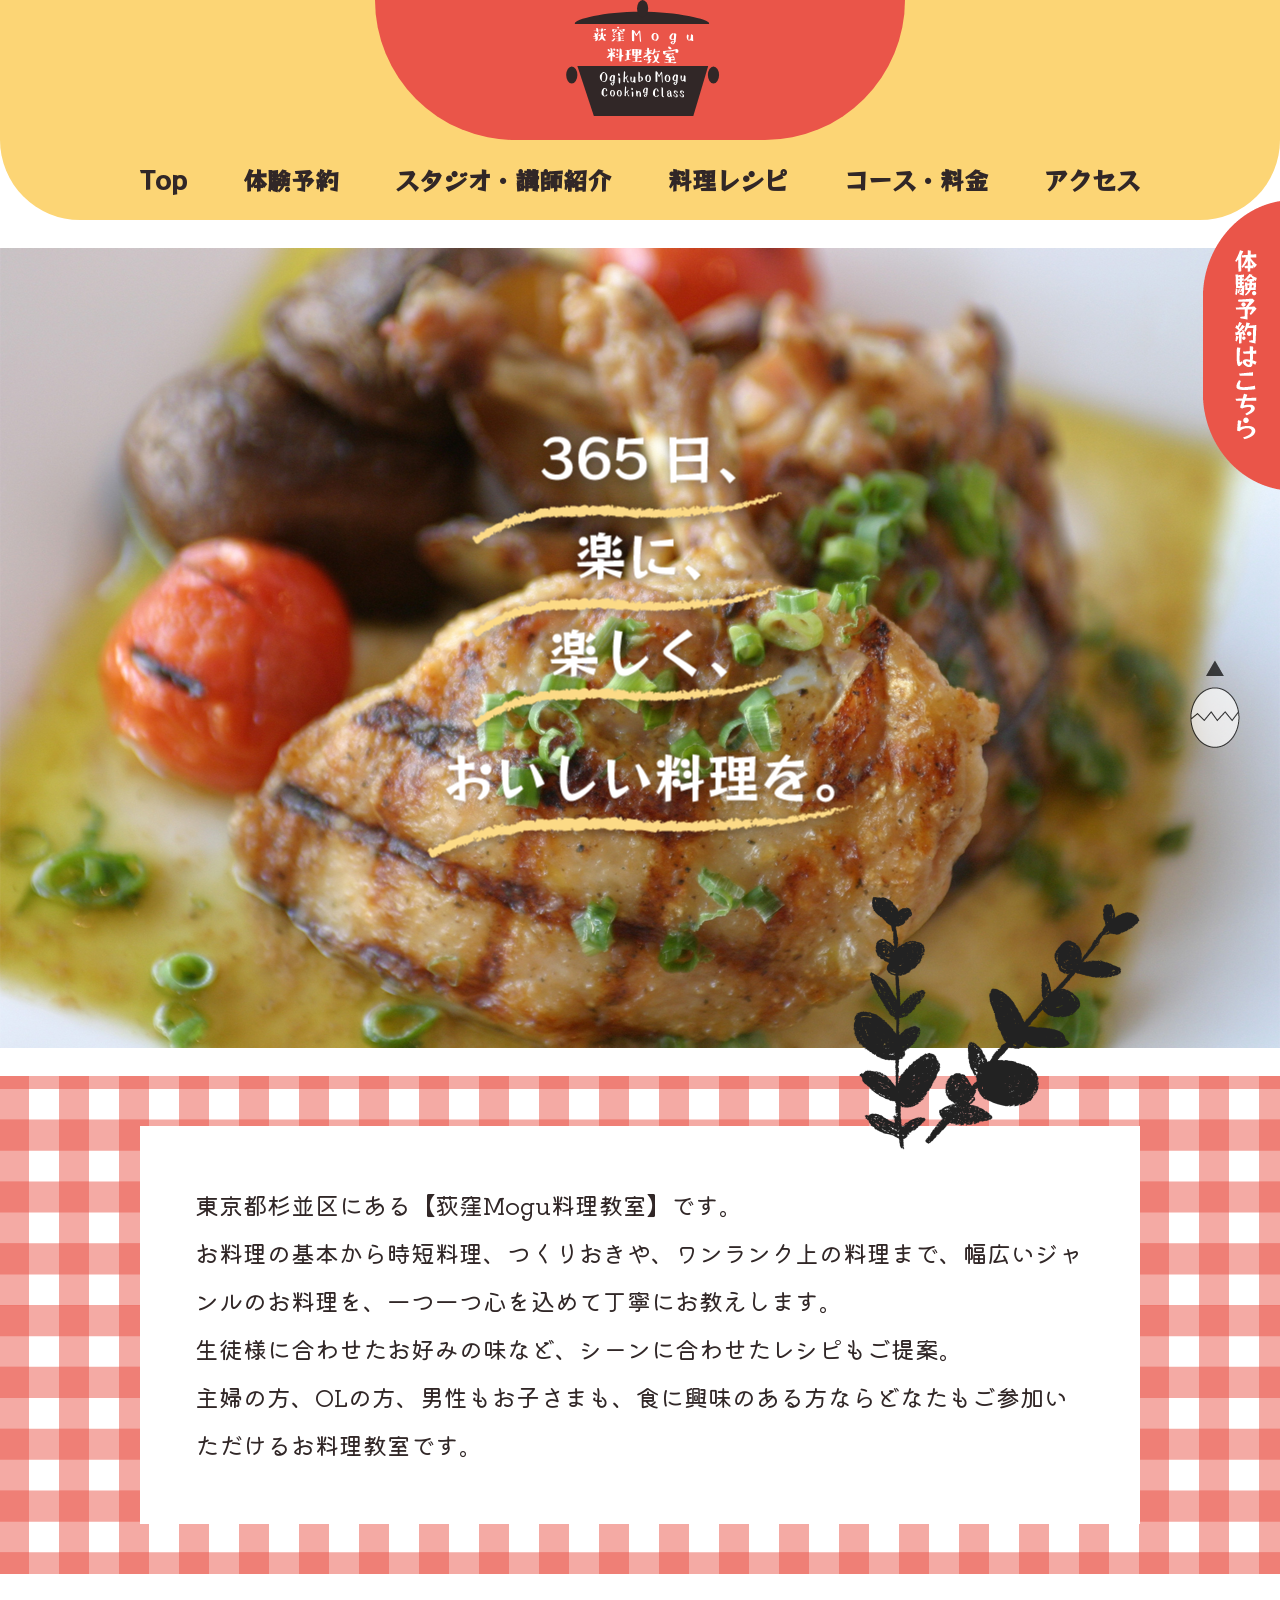
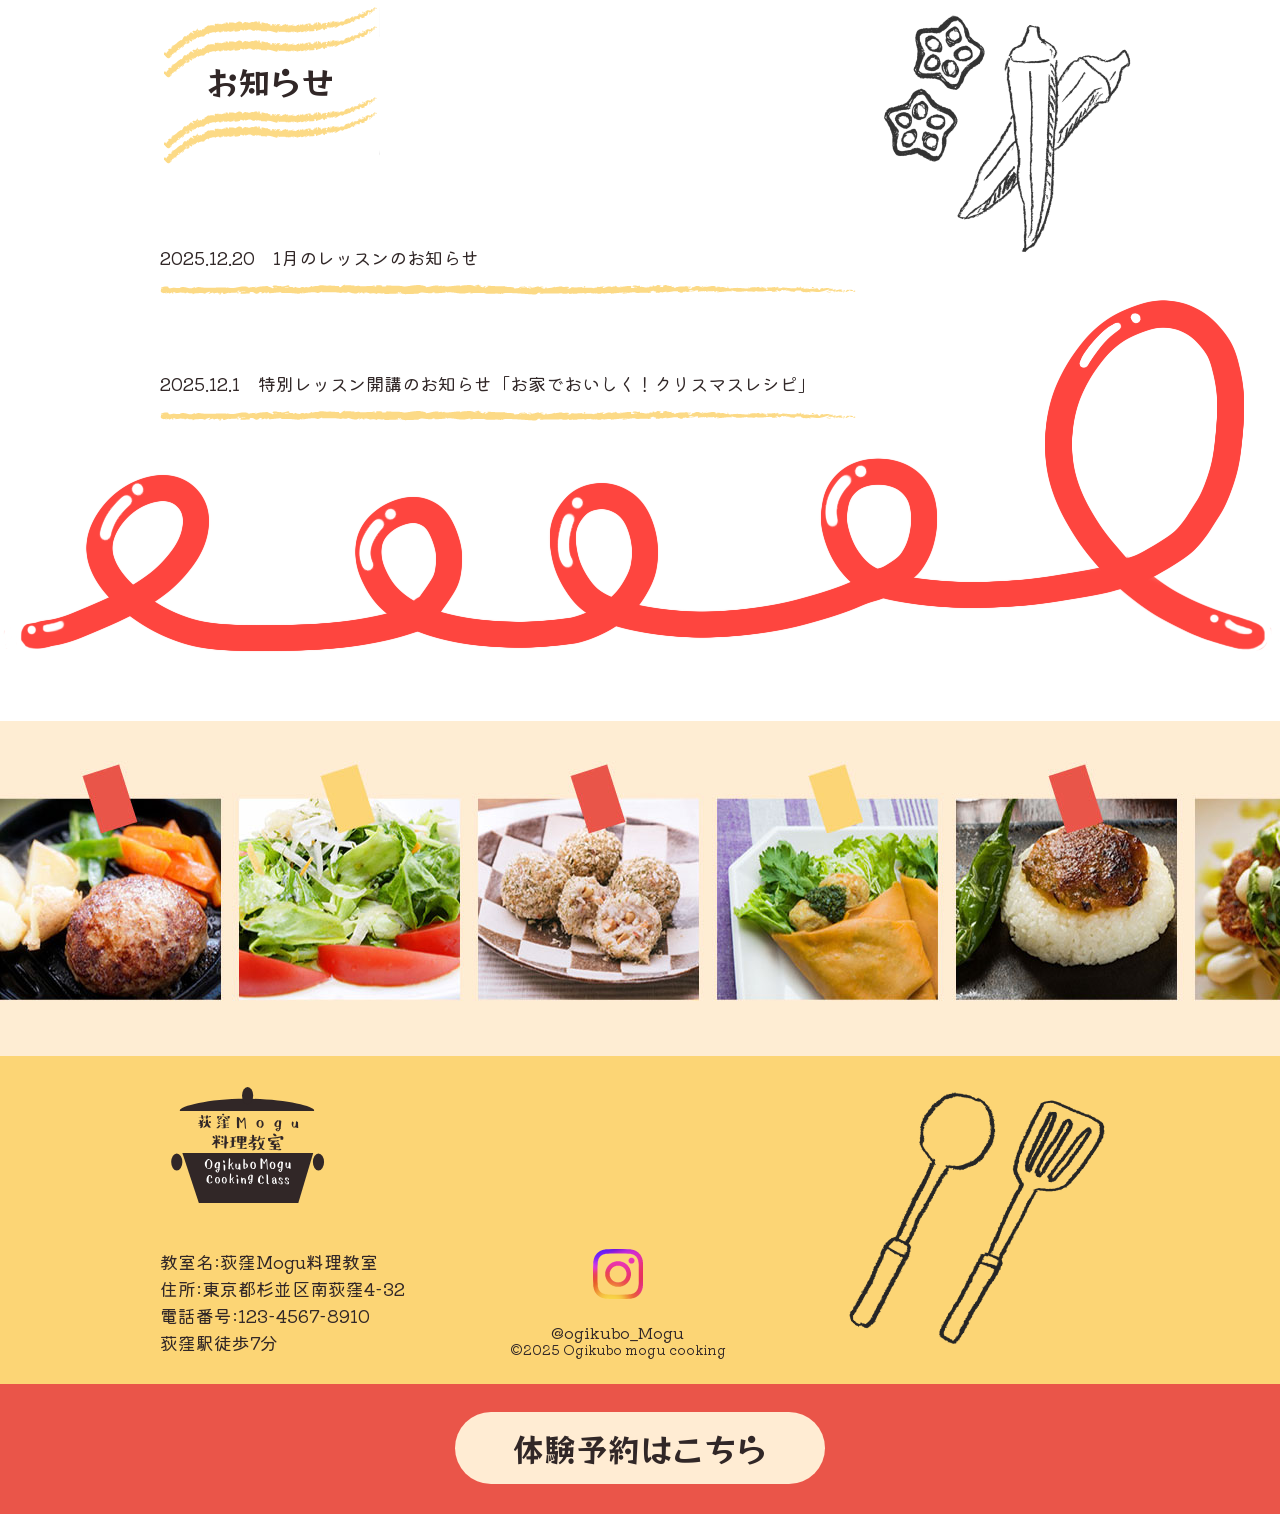
<file: index.html>
<!DOCTYPE html>
<html lang="ja">

<head>
    <meta charset="UTF-8">
    <meta name="viewport" content="width=device-width, initial-scale=1.0">
    <title>荻窪にある料理教室 - 荻窪Mogu料理教室</title>
    <meta name="description" content="荻窪にある料理教室「荻窪Mogu料理教室」のホームページ。体験予約受付中！">
    <meta name="keywords" content="荻窪,料理教室,料理体験,スクール,主婦,学生">

    <!-- ↓ faviconの読み込み -->
    <link rel="icon" href="favicon.ico">
    <link rel="apple-touch-icon" href="apple-touch-icon-180x180.png">

    <!-- ↓ Google Fonts用の読み込み -->
    <link rel="preconnect" href="https://fonts.googleapis.com">
    <link rel="preconnect" href="https://fonts.gstatic.com" crossorigin>
    <link href="https://fonts.googleapis.com/css2?family=Kiwi+Maru&family=RocknRoll+One&display=swap" rel="stylesheet">



    <!--★ 各種 cssファイルの読み込み -->

    <!-- ↓ 初めにリセットcssや共通cssの読み込み -->
    <link rel="stylesheet" href="assets/css/common.css">

    <!-- ↓ 次にプラグインのcssファイルの読み込み -->
    <link rel="stylesheet" href="assets/js/slick/slick.css">

    <!-- ↓ 最後にページ固有のcssファイルの読み込み -->
    <link rel="stylesheet" href="assets/css/top.css">


    <!--★ 各種 jsファイルの読み込み -->

    <!-- ↓ 初めにjQuery本体ファイルの読み込み -->
    <script src="assets/js/jquery-3.7.1.min.js"></script>

    <!-- ↓ 次にプラグインのjsファイルの読み込み -->
    <script src="assets/js/slick/slick.min.js"></script>

    <!-- ↓ 最後に自作jsファイルの読み込み -->
    <script src="assets/js/script.js"></script>


</head>

<body>
    <div class="wrap">

        <header class="bg-1">
            <h1>
                <a><img src="assets/images/mogu_logo_01_170x116.svg" alt="荻窪にある料理教室「荻窪Mogu教室」" width="170"
                        height="116"></a>
            </h1>

        </header>

        <!-- ↓　ここにハンバーガーボタンのコードを設置　↓ -->
        <input type="checkbox" id="navSet" class="nav-switch">
        <label for="navSet" class="nav-burger"></label>

        <div class="nav-area bg-1 navi">
            <nav class="inner-1 rocknroll-one-regular">
                <ul class="flex">
                    <li><a href="#">Top</a></li>
                    <li><a href="reservation/index.html">体験予約</a></li>
                    <li><a href="teacher/index.html">スタジオ・講師紹介</a></li>
                    <li><a href="recipe/index.html">料理レシピ</a></li>
                    <li><a href="course/index.html">コース・料金</a></li>
                    <li><a href="access/index.html">アクセス</a></li>
                </ul>
            </nav>
        </div>
        <div class="to-taiken"><a href="reservation/index.html"><img src="assets/images/to_taiken.png" alt="体験予約ページへ"></a></div>

        <div class="mv-area">
            <div class="mv-photo">
                <!-- ★ ↓ メインビジュアルをスライドショーにするために、slickのルールに沿って画像を増やしましょう。 -->
                <div class="slider">
                    <div><img src="assets/images/mv_01_1280x800.png" alt="料理の写真" width="1280" height="800"></div>
                    <div><img src="assets/images/mv_02_1280x800.png" alt="料理の写真" width="1280" height="800"></div>
                    <div><img src="assets/images/mv_03_1280x800.png" alt="教室の写真" width="1280" height="800"></div>
                    <div><img src="assets/images/mv_04_1280x800.png" alt="料理中の写真" width="1280" height="800"></div>
                </div>


                <div class="mv-center"><img src="assets/images/mv_copy_455x457.png" alt="" width="455" height="457">
                </div>
            </div>
            <div class="check-bg">
                <div class="inner-1 top-text ">
                    <p class="text">東京都杉並区にある【荻窪Mogu料理教室】です。</p>
                    <p class="text">お料理の基本から時短料理、つくりおきや、ワンランク上の料理まで、幅広いジャンルのお料理を、一つ一つ心を込めて丁寧にお教えします。</p>
                    <p class="text">生徒様に合わせたお好みの味など、シーンに合わせたレシピもご提案。</p>
                    <p class="text">主婦の方、OLの方、男性もお子さまも、食に興味のある方ならどなたもご参加いただけるお料理教室です。</p>
                </div>
            </div>
        </div>

        <main class="header-br">
            <div class="news-bg">
                <section class="inner-1">
                    <h2>お知らせ</h2>
                    <dl>
                        <div class="flex news">
                            <dt>2025.12.20</dt>
                            <dd>1月のレッスンのお知らせ</dd>
                        </div>
                        <div class="flex news">
                            <dt>2025.12.1</dt>
                            <dd>特別レッスン開講のお知らせ「お家でおいしく！クリスマスレシピ」</dd>
                        </div>
                    </dl>
                </section>
            </div>


        </main>

        <!-- ★ ここに横スクロールアニメのための領域 ↓ -->
        <div class="slider-area"></div>

        <footer class="bg-1">
            <div class="inner-1 flex">

                <div>
                    <div><img src="assets/images/mogu_logo_02_170x116.svg" alt="荻窪にある料理教室「荻窪Mogu教室」" width="170"
                            height="116">
                    </div>
                    <address>
                        <p>教室名:荻窪Mogu料理教室</p>
                        <p>住所:東京都杉並区南荻窪4-32</p>
                        <p>電話番号:123-4567-8910</p>
                        <p>荻窪駅徒歩7分</p>
                    </address>
                </div>

                <div>
                    <div class="footer_insta">
                        <p><a href="#"><img src="assets/images/footer_instagram_50x50.png"
                                    alt="荻窪Mogu料理教室のInstagramアカウントへ" width="50" height="50"></a></p>
                        <p>@ogikubo_Mogu</p>
                    </div>
                    <p class="copyright"><small>&copy;2025 Ogikubo mogu cooking</small></p>
                </div>

                <p class="cutlery">
                    <img src="assets/images/cat_01_290x290.png" alt="カトラリーの画像" width="290" height="290">
                </p>

            </div>
        </footer>
        <div class="to-top">
            <a href="#"><img src="assets/images/to_top_50x90.png"
                    onmouseover="this.src='assets/images/to_top_after.png'"
                    onmouseout="this.src='assets/images/to_top_50x90.png'" alt="ページの先頭に戻る" width="" height=""></a>
        </div>
        <div class="cta">
            <p class="rocknroll-one-regular"><a href="reservation/index.html">体験予約はこちら</a></p>
        </div>
    </div>
</body>
</file>
<file: assets/css/common.css>
@charset "utf-8";

/* common.css
　... ヘッダーやフッターなどのサイト全体で共通となる部分や、
　複数のページで使用できそうな指定を書いておき、すべてのページに共通で読み込ませる。 */

/* ===========================================
   ◆ リセットの役割をする記述 
===========================================*/

body,h1,h2,h3,h4,h5,h6,p,ul,ol,dl,dd,figure{
    margin: 0;
    padding: 0;
    list-style: none;
}

img{
    vertical-align: bottom;
}

a{
    text-decoration: none;
}

address{
    font-style: normal;
}


/* ===========================================
   ◆ 全体に対する基本指定
===========================================*/

*{
    box-sizing: border-box;
}

body{
    font-size: 16px;
    font-family: "Kiwi Maru", serif;
    font-weight: 400;
    font-style: normal;
    color: #312727;
    line-height: 1;
    background-color: #fff;
}

/* コンテンツの幅を制御する記述 */
.wrap{
    background-color: #fff;
    margin: 0 auto;
}


/* コンテンツ幅の制御 */

.inner-1{
    max-width: 1000px;
    margin: 0 auto;
    /*outline: 1px solid #00f;*/
}


/* 背景指定 */

/* コーポレートカラー色 */
.bg-1{
    background-color: #fcd575;
    /*color: #fff;*/
}


/* 横並び用class */
.flex{
    display: flex;
    justify-content: space-between;
}


/* ===========================================
   ◆ エリアごとの仕上げ
===========================================*/

/* ---------------------------
    ヘッダーエリア 
---------------------------*/
h1{
    background-color: #EA5549;
    max-width: 530px;
    height: 140px;
    margin:0 auto;
    border-radius: 0 0 140px 140px;   /* 角ごとのボーダー指定 */
    text-align: center;
}

h2{
    font-size: 32px;
    text-align: center;
    /*width: 220px;*/
    line-height: 175px;
    background-image: url("../images/h2_bg_220x175.png");
    background-repeat: no-repeat;
    background-position: center;
    font-family: "RocknRoll One", sans-serif;
    font-weight: 400;
    font-style: normal;
}

/* ナビゲーション部分のスタイリング */

.nav-area{
    border-radius: 0 0 120px 120px;   /* 角ごとのボーダー指定 */
    margin-bottom: 28px;
    position: sticky;
    top:0;
    left:0;
    z-index: 3;
}


nav ul li{
    /*width: 184px;*/
    line-height: 24px;
    text-align: center;
    padding:28px 0;
}

nav ul li a{
    display: block;
    width: 100%;
    height:100%;
    color: #312727;
    font-weight: bold;
    font-size: 24px;

    /* ホバー用の秒数指定 */
    transition:color 0.3s;
}

/* 背景色の変更 */
nav ul li a:hover{
    color: #EA5549;
}

.current{
    color: #EA5549;
}



/* ---------------------------
    体験予約ボタン 
---------------------------*/

.to-taiken{
    /* ブラウザ右上に固定 */
    position: fixed;
    right:0px;
    top: 200px;
    height: 290px;
   /* width: 77px;*/
   z-index: 1;
}



/*ロックンロールフォント*/
.rocknroll-one-regular {
    font-family: "RocknRoll One", sans-serif;
    font-weight: 400;
    font-style: normal;
}


@keyframes bg-move{
    0%{
        background-position: 0 0;
    }

    100%{
        background-position: -1434px 0;
        /* 「-1416px」＝用意した画像の横幅 */
    }
}

  .slider-area{
    width: 100%;
    height:335px;
    /* 「335px」＝用意した画像の高さ */
    background-image: url(../images/slide1434x335.jpg);
    background-repeat: repeat-x;
    background-position: 0 0;
    animation: bg-move 24s linear infinite;
}

/* ---------------------------
    フッターエリア 
---------------------------*/
/* フッターの中身のスタイリング */

footer .flex{
    align-items: flex-end;
    padding: 10px 20px 28px;
}

footer address{
    font-size: 18px;
    line-height: 1.5em;
    padding-top:45px;

}

/* Instagram ロゴ */
footer .footer_insta{
    text-align: center;
    /* margin: 0 auto 100px; */
}

footer .footer_insta p{
    margin-top: 25px;
}


/* コピーライト */
footer .copyright{
    text-align: center;
    margin: 0 auto;
}

/* ---------------------------
    トップボタン 
---------------------------*/

.to-top{
    /* ブラウザ右下に固定 */
    position: fixed;
    right:40px;
    bottom: 125px;   /* 本来の数値40px + CTAの高さ85px = 125px */
    height: 115px;
}



/* ---------------------------
    CTAボタン 
---------------------------*/

.cta{
    background-color: #EA5549;
    height: 130px;
    padding: 28px 0;
}


/* ボタン部分のスタイリング */
.cta p{
    max-width: 370px;
    line-height: 72px;
    margin: 0 auto;
    text-align: center;
}

.cta p a{
    display: block;
    width: 100%;
    height:100%;
    background-color: #FFECD3;
    color: #312727;
    border-radius: 36px;
    font-size: 32px;
   /* font-weight: bold;*/
    transition: color 0.3s,  background-color 0.3s;
}

.cta p a:hover{
    color: #FFECD3;
    background-color: #312727;

}

/* アニメーション */
@keyframes fadeUp-move {
    0% {
        transform: translateY(30px);
        opacity: 0;
    }

    100% {
        transform: translateY(0);
        opacity: 1;
    }
}

/* fadeUpアニメを適用する記述 （このクラスが付くとアニメが動く）*/
.fadeUpActive {
    animation: fadeUp-move 1s ease forwards;
}

/* 要素をあらかじめ下にずらして透明にしておく */
.fadeUp-trigger {
    transform: translateY(30px);
    opacity: 0;
}





/* -------------------------------------------
    ★リキッドデザイン（フルードデザイン）対応
    px固定幅での指定をmax-width、min-widthや％にする
　　　　　　　　　　　　＋
    ★フルードイメージ対応
    imgが親要素に合わせて伸縮可能になるようにする
------------------------------------------- */

/* コンテンツ幅の指定方法を修正 */
.wrap{
    width: auto;        /* もともと記述していた「width:960px;」の指定を取り消す */
    max-width: 1280px;   /* 最大幅960px = 960px以下に縮まることができる + 960px以上にはならない*/
    min-width: 320px;   /* 最小幅320px = 960px以上に伸びることができる + 320px以下にはならない*/
}

/* 見出し画像のフルードイメージ対応 */
mv-photo img{
    max-width: 100%;    /* 親要素に合わせて伸び縮みさせる＋もとの画像サイズ以上に無理に引き伸ばされることはならない */
    height: auto;       /* 縦横比を保護：可変的な横幅に合わせて、縦横比が崩れないように高さも合わせる */
}



/* -----------------------------------------
  チェックボックスを非表示 （最後に追記）
----------------------------------------- */
.nav-switch{
    display: none;
}


/* ＝＝＝＝＝＝＝＝＝＝＝＝＝＝＝＝＝＝＝＝＝＝＝＝＝＝＝＝＝＝＝＝＝＝＝＝＝＝＝
    ここからはメディアクエリを用いたスタイルの「切り替え」を行っていく記述
＝＝＝＝＝＝＝＝＝＝＝＝＝＝＝＝＝＝＝＝＝＝＝＝＝＝＝＝＝＝＝＝＝＝＝＝＝＝＝*/

/* -----------------------------------------
  768px以下の画面に向けた記述
----------------------------------------- */

@media screen and (max-width:768px){

    /* ヘッダー */
    header{
        /* ブラウザ上部に固定 */
        /* position: fixed;    
        top:0;
        left:0; */

        width: 100%;        /* fixedにより縮まってしまう横幅を直す */
        padding-bottom: 28px;    /* 余白を小さくする */
    }

    header h1{
        line-height: 1;    /* 余計な余白を外す */
    }

    header h1 img{
        width: 170px;       /* ロゴのサイズを小さくする */
        height: auto;       /* 縦横比を保護 */
    }

    /* ヘッダーを固定したことによる滑り込みに対処 */
    /* headerの高さ分の余白を差し込む */
    .header-br{
        padding-top: 120px;  
    }

    
    /* 文字揃えが両端揃えになるよう整える
    （画面幅が小さいと行送りが増えてバラつきが目立つため） */
    /* .text{
        text-align: justify;
    } */



/* ～～～　ここからハンバーガーメニュー化の処理　～～～ */


  /* ★★★ html要編集 !
  ... navタグ上にハンバーガーボタン用のコードを設置する（inputタグとlabelタグ）
        ※ inputタグは表示切替のためのスイッチの役割、labelタグはハンバーガーボタンの見た目を作り出す役割
  ... inputタグに id名「navSet」、labelタグにfor属性で「navSet」（=idと同じ内容）を設定することにより連動させる
  ... inputタグ にcss用のclass名「nav-switch」を追加
  ... labelタグ にcss用のclass名「nav-burger」を追加*/



    /* ハンバーガーボタンを作る */
    .nav-burger{
        display: block;    /* widthとheightを効かせるためのdisplay切り替え */
        width: 30px;       /* 背景画像の分のサイズを確保 */
        height:30px;

        /* ↓ 三本線のボタン画像を背景画像として差し込む */
        background-image: url(../images/burger.png);

        position: fixed;   /* ブラウザの上から16px、右から16pxの位置に固定 */
        top:16px;
        right:16px;

        z-index: 1000;
    }



    /* 三本線のボタンと✕のボタンの切り替え */

    /* チェックが入っている状態(:checked)の「nav-switch」(inputタグ)の
    「弟である(~)」、「nav-burger」の背景画像を×ボタンの画像に差し替える */
    .nav-switch:checked ~ .nav-burger{
        background-image: url(../images/close.png);
    }

    /* マウスカーソルの調整 */
    .nav-burger:hover{
        cursor: pointer;
    }

    
    /* ナビゲーションが開いたときの見た目を仕上げる ＝ スタイルを作り変える */
    nav{
        background-color: rgba(252, 213, 117, 0.8);
        position: fixed;    /* ブラウザの画面いっぱいに広げて固定 */
        top:0;
        left:0;
        width: 100%;
        height: 100%;

        /* 余白の調整 */
        padding-top: 100px;
    }

    nav ul li a{
        color: #312727;
    }

    nav ul li a:hover{
        color:rgba(255,255,255,0.6);
        background: transparent;
    }

    nav ul{
        flex-direction: column;     /* 横並びを縦並びに変える */
    }

    nav ul li{
        border: none;
        border-top: 1px solid #fff;
        width: auto;
        /*line-height: 60px;*/
    }

    nav ul li:last-of-type{
        border-bottom: 1px solid #fff;
    }


  /* ★★★ html要編集 !
  ... navタグに表示/非表示切り替え用のclass名「navi」を追加 */

    /* class名「navi」を使ってnavタグを丸ごと非表示にする */
    .navi{
        display: none;
    }

    /* inputタグにチェックが入ると「navi」が再表示される */
    .nav-switch:checked ~ .navi{
        display: block;
    }

    footer .cutlery img{
        width: 100%;
        height: auto;
    }

/* ★補足 */
/*
・display:none;で非表示にしたものを再表示するには、
　そのタグの元の性質に戻せばよいので、display:block;によって再表示できる。

・チェックが入っている状態(:checked)の「nav-switch」(inputタグ)の「弟である(~)」、
「navi」をdisplay:block;にするという記述になっているため、
　html側でnavタグがinputタグの弟要素として配置されていないとこの仕組みは使えない。
*/


/* ひと通り動作確認ができたら、inputタグのチェックボックスを非表示にする
（当ファイルの207行目の記述） */


}   /* ←←← メディアクエリ記述(768px以下)の閉じ括弧 */




/* -----------------------------------------
  ここから500px以下の画面に向けた記述
----------------------------------------- */

/* 最小320px幅での表示でも表示崩れがない状態を目指す */

@media screen and (max-width:500px){

    .to-taiken{
        display: none;
    }

    
    /* ★画像の縮まりすぎに対処 */

    /* まずはheightを固定して縦の縮まりすぎを制御 */
    /* 縦横比を保護するためにobject-fitとobject-positionを使って画像をカット処理 */
    footer img{
        /* height: 160px; */
        margin-top: 15px;
        object-fit: cover;
        object-position: center;
    }

    footer .cutlery{
        display:none;
    }

    /* 各所余白や文字サイズを細かく修正 */

    /* section部分 */
    section{
        padding: 0;
    }



    footer .flex{
        flex-direction: column;
        align-items: center;
        text-align: center;
    }

    /* 幅を再指定（48% → 100%）、余白の調整、画像の真ん中寄せ */
    /* main figure{
        width: 100%;
        margin-bottom: 20px;
        text-align: center;
    } */


    /* フッター */
    /* コピーライトの位置を調整 */
    footer{
        text-align: center;
        padding: 0;
    }

}
</file>
<file: assets/css/top.css>
@charset "utf-8";

/*メインビジュアルエリア*/

.mv-area{
    max-width: 1280px;
    margin:0 auto ;
}

.mv-photo{

    position: relative;    /* 位置の基準にする */
}

.mv-center{
        /* ↓ relativeを指定した親に対する配置位置を指定 */
        position: absolute;
        top: 50%;
        left: 50%;
        transform: translate(-50%, -50%);
}

/*slickの画像表示に対しての調整*/
.slick-slide img {
    max-width: 100%;
    object-fit: cover;
}


/*あいさつ*/
.check-bg{
    /*height: 488px;*/
    background-image: url("../images/check_1279x488.png");
    background-repeat: repeat;
    padding:50px 0;
    margin-top: 28px;
}

.top-text{
    background-color: #fff;
    font-size: 24px;
    /*height: 372px;*/
    padding: 55px;
    line-height: 2em;
    position: relative;    
}


/* イラストの部分を作り出す */

.top-text::after{
    content:"";     /* 空っぽを差し込む*/
    display:block;  /* 幅と高さの指定を効かせるために指定 */
    width: 288px;   /* イラストの画像の幅 */
    height:254px;   /* イラストの画像の高さ */

    /* ↓ 画像の差し込み */
    background: url(../images/leaf_top288x254.png) center center no-repeat;

    /* ↓ relativeを指定した親に対する配置位置を指定 */
    position: absolute;
    right:0;
    top:-230px;
}

/*お知らせ*/
main .news-bg{
    background-image: url("../images/kpkine_top_1280x400.png");
    background-repeat: no-repeat;
    background-position:center bottom 30px;
    background-size: 100%;
    padding-bottom: 300px;
}


/* イラストの部分を作り出す */
main .news-bg section{
    position: relative;    /* 位置の基準にする */
    padding: 0 20px;
}



main .news-bg section::after{
    content:"";     /* 空っぽを差し込む*/
    display:block;  /* 幅と高さの指定を効かせるために指定 */
    width: 271px;   /* イラストの画像の幅 */
    height:271px;   /* イラストの画像の高さ */

    /* ↓ 画像の差し込み */
    background: url(../images/okura_271x271.png) center center no-repeat;

    /* ↓ relativeを指定した親に対する配置位置を指定 */
    position: absolute;
    right:0;
    top:0px;
}

main section dl dd{
    padding-left:18px;
    line-height: 2em;

}

main section dl dt{
    line-height: 2em;
}


h2{
    width: 220px;
    text-align: center;
    background-position: center;
    margin-top:20px;
}

/*flext-startに上書き*/
main .flex{
    display: flex;
    justify-content: flex-start;
    background-image: url("../images/underline_696x11.png");
    background-repeat: no-repeat;
    background-position: bottom left;
    padding-top: 70px;
    padding-bottom: 20px;
    font-size: 18px;
    
}



/*レスポンシブ対応*/

/* -----------------------------------------
  768px以下の画面に向けた記述
----------------------------------------- */

@media screen and (max-width:768px){
   
    /* 文字揃えが両端揃えになるよう整える
    （画面幅が小さいと行送りが増えてバラつきが目立つため） */
    .top-text{
        text-align: justify;
    }


    .mv-photo {
        height: 500px;
        overflow: hidden;
    }


}


/* -----------------------------------------
  ここから500px以下の画面に向けた記述
----------------------------------------- */

/* 最小320px幅での表示でも表示崩れがない状態を目指す */

@media screen and (max-width:500px){

    
    /* ★画像の縮まりすぎに対処 */

    /* まずはheightを固定して縦の縮まりすぎを制御 */
    /* 縦横比を保護するためにobject-fitとobject-positionを使って画像をカット処理 */
    /* img{
        object-fit: cover;
        object-position: center;
    } */

    /* 各所余白や文字サイズを細かく修正 */

 

    .mv-center img{
        /* ↓ relativeを指定した親に対する配置位置を指定 */
        width: 100%;
        height: auto;
    }

    /*スマホ画面ではリーフ画像を消す*/
    .top-text::after{
        display:none;
    }

    /* お知らせsection部分 */
    section dl dt dd{
        margin-top: 6px;
    }

    main .news-bg section::after{
    
        /* ↓ 画像の調整 */
        background-size: 65%;
        background-position: top right;
 
    }

    /* .text部分 */
    .text{
        margin: 0 20px 20px;
        font-size: 14px;
        line-height: 2;
    }

    main .news-bg{
        padding-bottom: 40%;
    }
    


    /* 幅を再指定（48% → 100%）、余白の調整、画像の真ん中寄せ */
    /* main figure{
        width: 100%;
        margin-bottom: 20px;
        text-align: center;
    } */



}
</file>
